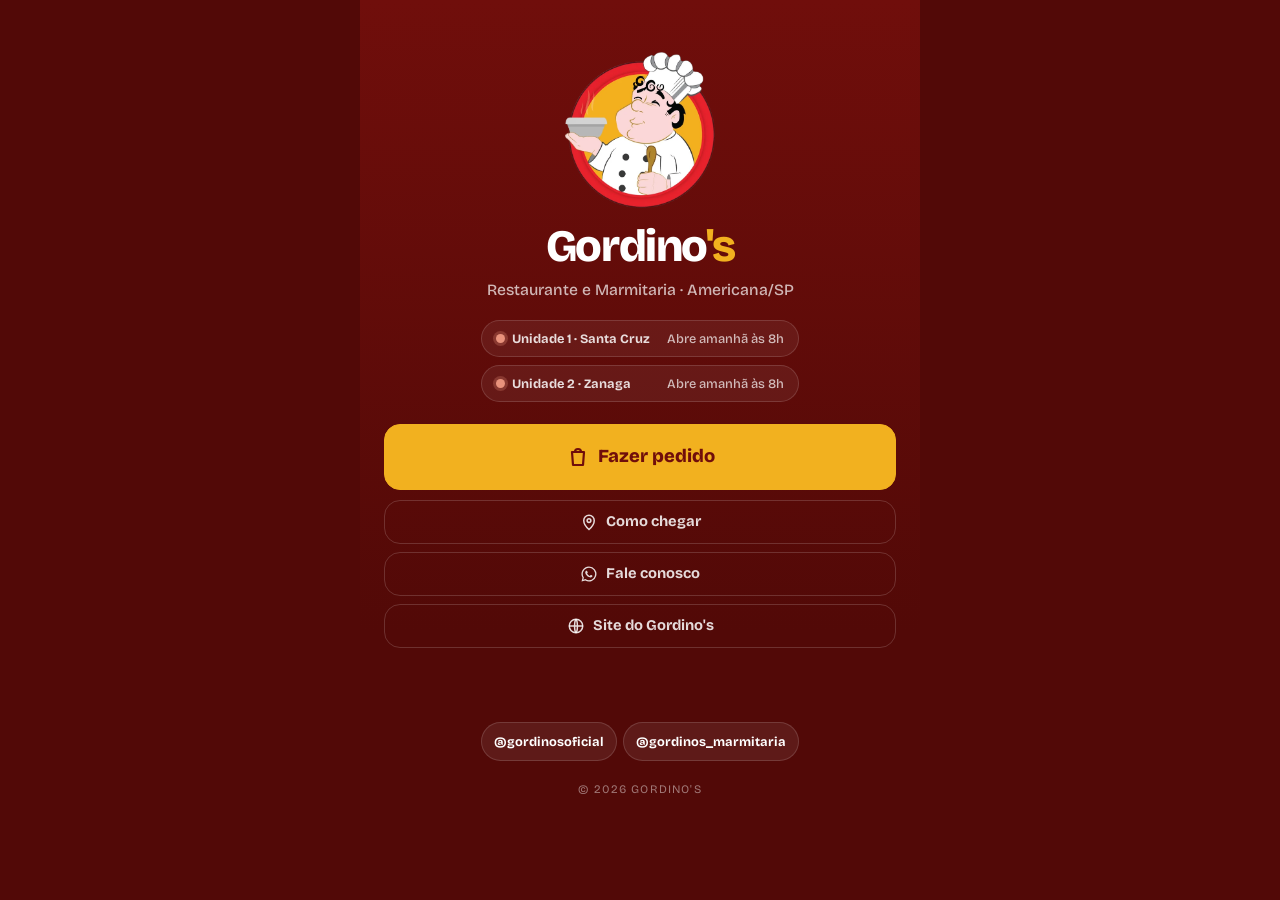
<file: index.html>
<!DOCTYPE html>
<html lang="pt-BR">
<head>
<meta charset="UTF-8">
<meta name="viewport" content="width=device-width, initial-scale=1.0">
<title>Gordino's</title>
<meta property="og:type" content="website">
<meta property="og:title" content="Gordino's · Restaurante e Marmitaria">
<meta property="og:description" content="Americana/SP · Unidades, horários e pedidos online.">
<meta property="og:image" content="https://richardpessuti.github.io/Site-Gordino-s/og-image.png">
<meta property="og:url" content="https://richardpessuti.github.io/Site-Gordino-s/">
<meta name="theme-color" content="#700E0B">
<link rel="icon" href="logo.png">
<meta name="description" content="Gordino's — restaurante e marmitaria em Americana/SP: unidades, horários e pedidos.">
<link rel="preconnect" href="https://fonts.googleapis.com">
<link rel="preconnect" href="https://fonts.gstatic.com" crossorigin>
<link href="https://fonts.googleapis.com/css2?family=Bricolage+Grotesque:opsz,wght@12..96,500;12..96,700;12..96,800&family=Fraunces:ital,opsz,wght@1,9..144,500&display=swap" rel="stylesheet">
<link rel="stylesheet" href="estilo.css?v=202610042027">
</head>
<body>
<div class="page">

  <header class="hero">
    <div class="hero-logo"><img src="logo.png" alt="Gordino's" width="463" height="480"></div>
    <h1 class="hero-name">Gordino<span>'s</span></h1>
    <p class="hero-tag" id="tagline"></p>
    <div class="statusline" id="statuses"></div>
    <div class="quick">
      <a class="qbtn main" id="qPedido"><svg viewBox="0 0 24 24" fill="none" stroke="currentColor" stroke-width="2.2" stroke-linecap="round" stroke-linejoin="round" aria-hidden="true"><path d="M6 7h12l-1 13H7L6 7z"/><path d="M9 7a3 3 0 0 1 6 0"/></svg>Fazer pedido</a>
      <button class="qbtn sm" id="qGo" type="button"><svg viewBox="0 0 24 24" fill="none" stroke="currentColor" stroke-width="2" aria-hidden="true"><path d="M12 22s7-6.1 7-12a7 7 0 1 0-14 0c0 5.9 7 12 7 12z"/><circle cx="12" cy="10" r="2.5"/></svg>Como chegar</button>
      <button class="qbtn sm" id="qFale" type="button"><svg viewBox="0 0 24 24" fill="currentColor" aria-hidden="true"><path d="M12 2a10 10 0 0 0-8.6 15.1L2 22l5-1.3A10 10 0 1 0 12 2zm0 18.2c-1.5 0-3-.4-4.3-1.2l-.3-.2-3 .8.8-2.9-.2-.3A8.2 8.2 0 1 1 12 20.2zm4.5-6.1c-.2-.1-1.5-.7-1.7-.8-.2-.1-.4-.1-.6.1l-.8 1c-.1.2-.3.2-.5.1a6.7 6.7 0 0 1-3.3-2.9c-.3-.4.3-.4.7-1.3.1-.2 0-.3 0-.4l-.8-1.8c-.2-.5-.4-.4-.6-.4h-.5c-.2 0-.4.1-.6.3-.2.2-.8.8-.8 2s.8 2.3.9 2.5c.1.2 1.6 2.5 4 3.5 1.5.6 2 .7 2.8.6.4-.1 1.5-.6 1.7-1.2.2-.6.2-1.1.1-1.2l-.4-.2z"/></svg>Fale conosco</button>
      <a class="qbtn sm" id="qSite" target="_blank" rel="noopener"><svg viewBox="0 0 24 24" fill="none" stroke="currentColor" stroke-width="2" aria-hidden="true"><circle cx="12" cy="12" r="9"/><path d="M3 12h18M12 3c2.5 2.7 2.5 15.3 0 18M12 3c-2.5 2.7-2.5 15.3 0 18"/></svg>Site do Gordino's</a>
    </div>
  </header>

  <main class="content">
    <section id="unidades"></section>
  </main>

  <a class="fab" id="fab"><svg viewBox="0 0 24 24" fill="none" stroke="currentColor" stroke-width="2.2" stroke-linecap="round" stroke-linejoin="round" aria-hidden="true"><path d="M6 7h12l-1 13H7L6 7z"/><path d="M9 7a3 3 0 0 1 6 0"/></svg>Fazer pedido</a>

  <div class="sheet-bg" id="sheet" role="dialog" aria-modal="true" aria-labelledby="sheetTitle">
    <div class="sheet">
      <h3 id="sheetTitle"></h3>
      <p id="sheetText"></p>
      <div id="sheetOpts"></div>
      <button class="cancel" type="button" id="sheetClose">Cancelar</button>
    </div>
  </div>

  <footer class="footer">
    <div class="igs" id="igs"></div>
    <p class="copy">© <span id="year"></span> Gordino's</p>
  </footer>
</div>

<script src="dados.js?v=202610042027"></script>
<script>
$("tagline").textContent = SITE.tagline;
$("year").textContent = now.getFullYear();

var statusHtml = "", unitsHtml = "";
SITE.unidades.forEach(function(u, i){
  var st = status(u.horarios), dot = '<span class="dot' + (st.open ? '' : ' closed') + '"></span>';
  var q = encodeURIComponent(u.endereco + ", " + u.bairro.replace(/·/g, ","));
  var curto = st.open ? st.text.replace("Aberta agora · até", "Aberta até") : st.text.replace("Fechada · ", "");
  statusHtml += '<span>' + dot + esc(u.aba + " · " + u.titulo) + '<em>' + esc(curto) + '</em></span>';

  var rows = "";
  for (var d = 0; d < 7; d++){
    var h = u.horarios[d];
    rows += '<div class="hrow' + (d === today ? ' today' : '') + '"><span>' + DIAS[d] + (d === today ? ' · hoje' : '') +
      '</span><span class="h">' + (h ? hh(h[0]) + ' às ' + hh(h[1]) : 'Fechado') + '</span></div>';
  }

  u.st = st;
  unitsHtml += '<div class="card" id="' + u.id + '" hidden>' +
    '<div class="eyebrow">' + esc(u.aba) + '</div>' +
    '<h2 class="card-title">' + esc(u.titulo) + '</h2>' +
    '<div class="unit-status">' + dot + esc(st.text) + '</div>' +
    '<p class="addr"><b>' + esc(u.endereco) + '</b><br>' + esc(u.bairro) + '</p>' +
    '<div class="btnrow"><a class="btn" target="_blank" rel="noopener" href="' + u.pedido + '">Fazer pedido</a>' +
    '<a class="btn ghost" target="_blank" rel="noopener" href="https://maps.google.com/?q=' + q + '">Como chegar</a>' +
    '</div>' +
    '<div class="map"><iframe loading="lazy" title="Mapa ' + esc(u.titulo) + '" src="https://www.google.com/maps?q=' + q + '&output=embed"></iframe></div>' +
    '<div class="card-sub">Horários</div><p class="lead">' + esc(u.resumo) + '</p>' + rows +
    '<p class="obs"><b>Feriados:</b> o horário pode mudar. Consulte a unidade para saber se ela estará aberta. ' +
    '<a target="_blank" rel="noopener" href="' + waUrl(u) + '">Falar com a unidade</a></p>' +
    '</div>';
});
$("statuses").innerHTML = statusHtml;
$("unidades").innerHTML = unitsHtml;

// Janela de escolha da unidade: "wa" abre o WhatsApp da loja, "go" mostra o cartão da unidade
var WAICON = $("qFale").querySelector("svg").outerHTML, PINICON = '<svg viewBox="0 0 24 24" fill="none" stroke="currentColor" stroke-width="2" aria-hidden="true"><path d="M12 22s7-6.1 7-12a7 7 0 1 0-14 0c0 5.9 7 12 7 12z"/><circle cx="12" cy="10" r="2.5"/></svg>';
var SHEETS = {
  wa: { titulo: "Falar com qual unidade?", texto: "Você vai direto pro WhatsApp da loja escolhida." },
  go: { titulo: "Qual unidade?", texto: "Veja endereço, horários e como chegar." }
};
function openSheet(modo){
  var opts = "";
  SITE.unidades.forEach(function(u){
    var info = '<span><b>' + esc(u.aba + " · " + u.titulo) + '</b><small><span class="dot' + (u.st.open ? '' : ' closed') + '"></span>' + esc(u.st.text) + '</small></span>';
    opts += modo === "wa"
      ? '<a class="opt" target="_blank" rel="noopener" href="' + waUrl(u) + '">' + info + '<span class="go">' + WAICON + '</span></a>'
      : '<a class="opt" href="#' + u.id + '" data-unit="' + u.id + '">' + info + '<span class="go pin">' + PINICON + '</span></a>';
  });
  $("sheetTitle").textContent = SHEETS[modo].titulo;
  $("sheetText").textContent = SHEETS[modo].texto;
  $("sheetOpts").innerHTML = opts;
  $("sheet").classList.add("open");
}
function closeSheet(){ $("sheet").classList.remove("open"); }
function showUnit(id){
  SITE.unidades.forEach(function(u){ $(u.id).hidden = u.id !== id; });
  $(id).scrollIntoView({ behavior: "smooth", block: "start" });
}
$("sheetClose").addEventListener("click", closeSheet);
$("sheet").addEventListener("click", function(e){
  var opt = e.target.closest(".opt");
  if (opt && opt.dataset.unit){ e.preventDefault(); closeSheet(); showUnit(opt.dataset.unit); return; }
  if (e.target === this || opt) closeSheet();
});
document.addEventListener("keydown", function(e){ if (e.key === "Escape") closeSheet(); });
$("qGo").addEventListener("click", function(){ openSheet("go"); });
$("qFale").addEventListener("click", function(){ openSheet("wa"); });
$("qSite").href = SITE.site;
["qPedido","fab"].forEach(function(id){ $(id).href = SITE.pedido; });
// Botão flutuante só aparece depois que o "Fazer pedido" do topo sai da tela
if ("IntersectionObserver" in window){
  $("fab").classList.add("hide");
  new IntersectionObserver(function(e){ $("fab").classList.toggle("hide", e[0].isIntersecting); }).observe($("qPedido"));
}
$("igs").innerHTML = SITE.instagram.map(function(u){
  return '<a class="ig" target="_blank" rel="noopener" href="https://www.instagram.com/' + u + '/">@' + esc(u) + '</a>';
}).join("");

</script>
</body>
</html>
</file>
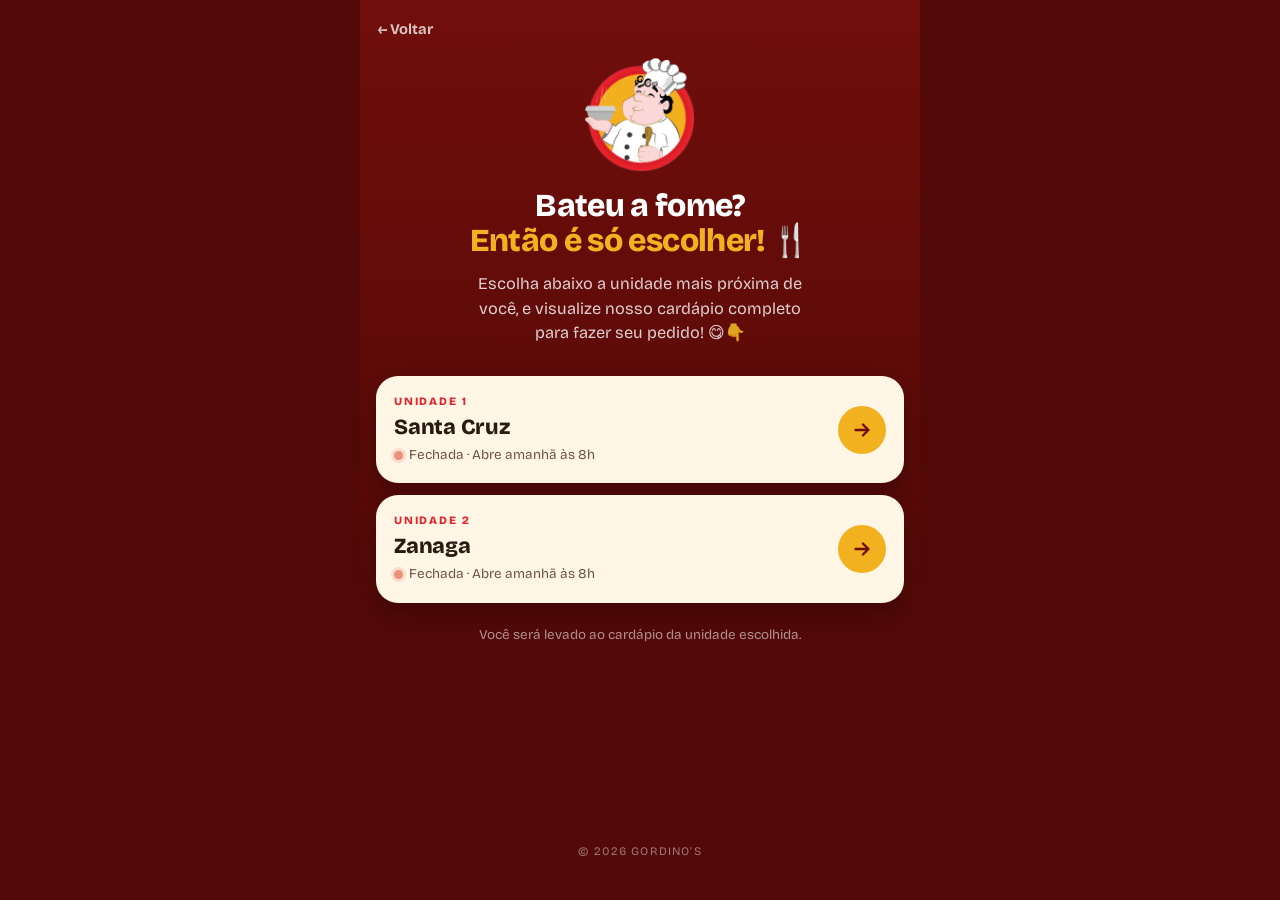
<file: pedido.html>
<!DOCTYPE html>
<html lang="pt-BR">
<head>
<meta charset="UTF-8">
<meta name="viewport" content="width=device-width, initial-scale=1.0">
<title>Fazer pedido · Gordino's</title>
<meta property="og:type" content="website">
<meta property="og:title" content="Bateu a fome? Então é só escolher! 🍴">
<meta property="og:description" content="Escolha a unidade do Gordino's mais próxima e faça seu pedido.">
<meta property="og:image" content="https://richardpessuti.github.io/Site-Gordino-s/og-image.png">
<meta name="theme-color" content="#700E0B">
<link rel="icon" href="logo.png">
<link rel="preconnect" href="https://fonts.googleapis.com">
<link rel="preconnect" href="https://fonts.gstatic.com" crossorigin>
<link href="https://fonts.googleapis.com/css2?family=Bricolage+Grotesque:opsz,wght@12..96,500;12..96,700;12..96,800&family=Fraunces:ital,opsz,wght@1,9..144,500&display=swap" rel="stylesheet">
<link rel="stylesheet" href="estilo.css?v=202610042027">
<style>
  .back{display:inline-flex;align-items:center;gap:6px;margin:18px 0 0 18px;color:rgba(255,255,255,0.75);text-decoration:none;font-weight:700;font-size:0.92rem;}
  .order-hero{padding:18px 24px 8px;text-align:center;}
  .order-hero .hero-logo{width:110px;}
  .order-title{font-weight:800;font-size:2rem;line-height:1.1;letter-spacing:-0.02em;color:#fff;margin-top:6px;}
  .order-title span{color:var(--accent);}
  .order-text{margin:14px auto 0;max-width:30ch;font-size:1.02rem;color:rgba(255,255,255,0.8);}
  .units{padding:22px 16px 8px;display:grid;gap:12px;}
  .unit-btn{display:flex;align-items:center;gap:14px;padding:18px;border-radius:22px;background:var(--cream);color:var(--ink);text-decoration:none;
    box-shadow:0 10px 26px rgba(0,0,0,0.25);transition:transform .15s;}
  .unit-btn:active{transform:scale(0.98);}
  .unit-btn i{display:block;font-style:normal;font-size:0.7rem;letter-spacing:0.16em;text-transform:uppercase;font-weight:800;color:var(--accent-2);}
  .unit-btn b{display:block;font-size:1.35rem;font-weight:800;letter-spacing:-0.01em;}
  .unit-btn small{display:flex;align-items:center;gap:6px;margin-top:2px;font-size:0.84rem;color:var(--ink-soft);}
  .unit-btn .arrow{margin-left:auto;flex:none;width:48px;height:48px;border-radius:50%;background:var(--accent);display:grid;place-items:center;}
  .unit-btn .arrow svg{width:22px;height:22px;}
  .note{text-align:center;font-size:0.84rem;color:rgba(255,255,255,0.55);margin-top:14px;padding:0 24px;}
  .page{display:flex;flex-direction:column;}
  .footer{margin-top:auto;padding-bottom:40px;}
</style>
</head>
<body>
<div class="page">
  <a class="back" href="./">&larr; Voltar</a>

  <header class="order-hero">
    <div class="hero-logo"><img src="logo.png" alt="Gordino's" width="463" height="480"></div>
    <h1 class="order-title">Bateu a fome?<br><span>Então é só escolher!</span> 🍴</h1>
    <p class="order-text">Escolha abaixo a unidade mais próxima de você, e visualize nosso cardápio completo para fazer seu pedido! 😋👇</p>
  </header>

  <main class="units" id="units"></main>
  <p class="note">Você será levado ao cardápio da unidade escolhida.</p>

  <footer class="footer">
    <p class="copy">© <span id="year"></span> Gordino's</p>
  </footer>
</div>

<script src="dados.js?v=202610042027"></script>
<script>
var ARROW = '<svg viewBox="0 0 24 24" fill="none" stroke="#700E0B" stroke-width="2.6" stroke-linecap="round" stroke-linejoin="round" aria-hidden="true"><path d="M5 12h14M13 6l6 6-6 6"/></svg>';
var html = "";
SITE.unidades.forEach(function(u){
  var st = status(u.horarios);
  html += '<a class="unit-btn" href="' + u.pedido + '"><span><i>' + esc(u.aba) + '</i><b>' + esc(u.titulo) + '</b>' +
    '<small><span class="dot' + (st.open ? '' : ' closed') + '"></span>' + esc(st.text) + '</small></span>' +
    '<span class="arrow">' + ARROW + '</span></a>';
});
$("units").innerHTML = html;
$("year").textContent = now.getFullYear();
</script>
</body>
</html>
</file>
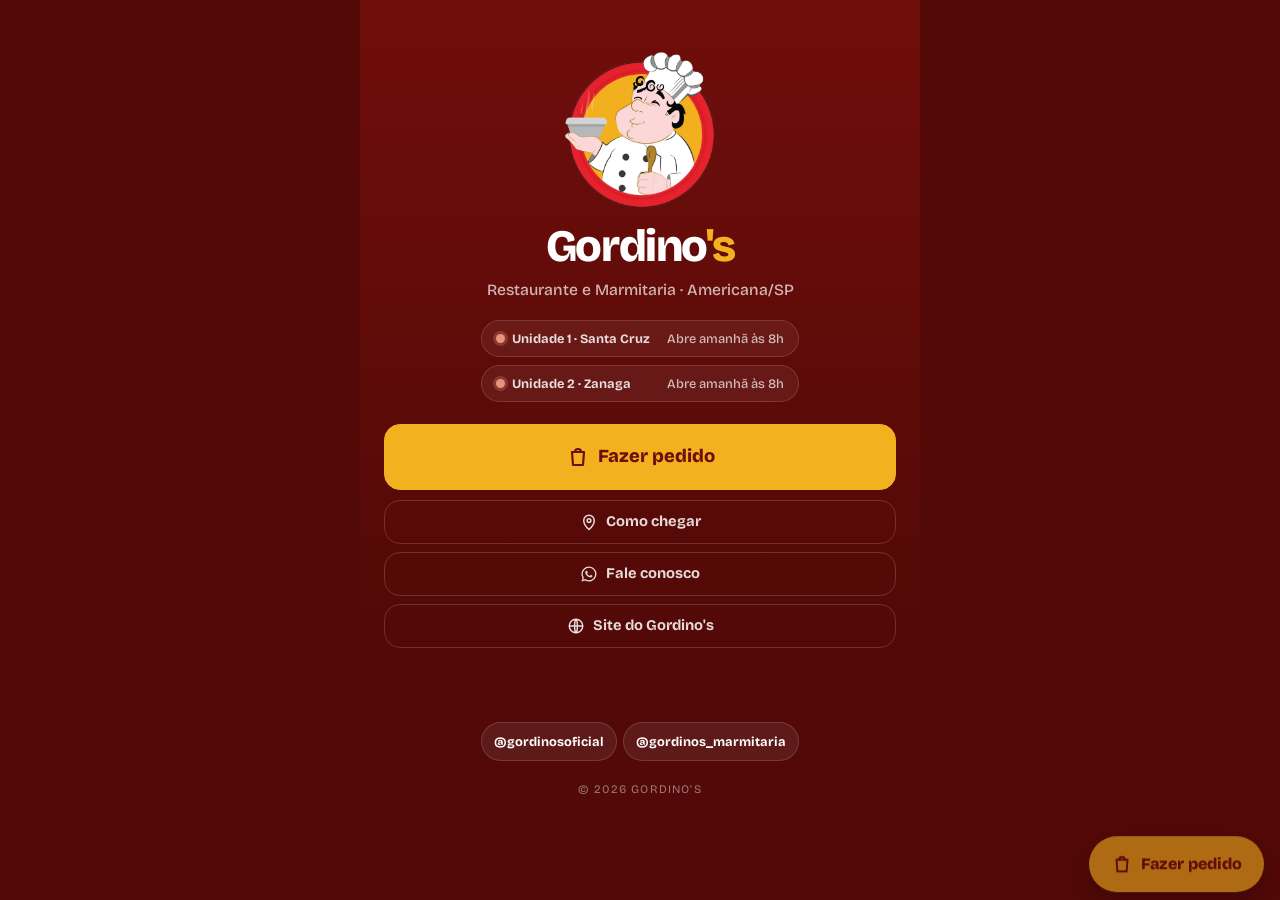
<file: previa.html>
<!DOCTYPE html>
<html lang="pt-BR">
<head>
<meta charset="UTF-8">
<meta http-equiv="refresh" content="0; url=./">
<link rel="canonical" href="./">
<title>Gordino's</title>
<meta name="theme-color" content="#700E0B">
<style>body{margin:0;background:#700E0B;color:#fff;font-family:system-ui,sans-serif;}a{color:#F2B11F;}</style>
</head>
<body><a href="./">Ir para o site do Gordino's</a></body>
</html>
</file>
<file: estilo.css>
:root{
    --bg-1:#700E0B;
    --bg-2:#520907;
    --accent:#F2B11F;
    --accent-2:#E3242B;
    --cream:#FFF6E6;
    --cream-2:#FBEBCF;
    --ink:#2B1A12;
    --ink-soft:#6E5446;
    --line:rgba(43,26,18,0.15);
  }
  *{margin:0;padding:0;box-sizing:border-box;}
  html{scroll-behavior:smooth;}
  body{font-family:'Bricolage Grotesque',system-ui,sans-serif;background:var(--bg-2);color:var(--cream);-webkit-font-smoothing:antialiased;line-height:1.5;}
  .page{max-width:560px;margin:0 auto;min-height:100vh;background:linear-gradient(180deg,var(--bg-1) 0%,var(--bg-2) 70%);}

  /* HERO */
  .hero{padding:52px 24px 22px;text-align:center;}
  .hero-logo{width:150px;margin:0 auto 16px;}
  .hero-logo img{width:100%;height:auto;display:block;}
  .hero-name{font-weight:800;font-size:2.8rem;letter-spacing:-0.03em;line-height:1;color:#fff;}
  .hero-name span{color:var(--accent);}
  .hero-tag{margin-top:10px;font-size:0.98rem;color:rgba(255,255,255,0.7);font-weight:500;}
  .status{display:inline-flex;align-items:center;gap:9px;margin-top:20px;padding:9px 18px;border-radius:100px;
    background:rgba(255,255,255,0.06);border:1px solid rgba(255,255,255,0.14);font-size:0.86rem;font-weight:700;color:#fff;}
  .dot{width:9px;height:9px;border-radius:50%;background:#5FD07A;box-shadow:0 0 0 3px rgba(95,208,122,0.25);}
  .dot.closed{background:#E9927C;box-shadow:0 0 0 3px rgba(233,146,124,0.25);}


  .content{padding:16px 16px 8px;}
  @keyframes fade{from{opacity:0;transform:translateY(6px);}to{opacity:1;transform:none;}}

  /* CARDS */
  .card{background:var(--cream);color:var(--ink);border-radius:24px;padding:24px 22px;margin-bottom:14px;scroll-margin-top:80px;}
  .card-title{font-weight:800;font-size:1.6rem;letter-spacing:-0.02em;margin:6px 0 4px;}
  .eyebrow{font-size:0.72rem;letter-spacing:0.2em;text-transform:uppercase;font-weight:800;color:var(--accent-2);}
  .lead{font-family:'Fraunces',serif;font-style:italic;color:var(--ink-soft);margin-bottom:14px;}
  .hrow{display:flex;justify-content:space-between;padding:11px 0;border-bottom:1px solid var(--line);}
  .hrow:last-child{border-bottom:none;}
  .hrow.today{font-weight:800;color:var(--accent-2);}
  .hrow .h{color:var(--ink-soft);font-variant-numeric:tabular-nums;}
  .hrow.today .h{color:inherit;}
  .addr{font-size:1.05rem;}
  .btn{display:inline-flex;align-items:center;gap:8px;margin-top:16px;background:var(--accent-2);color:#fff;text-decoration:none;
    padding:14px 22px;border-radius:100px;font-weight:700;font-size:0.95rem;}
  .btn.wa{background:#1FA855;}
  .map{margin-top:16px;border-radius:18px;overflow:hidden;border:1px solid var(--line);height:210px;}
  .map iframe{width:100%;height:100%;border:0;display:block;}
  .list{list-style:none;margin-top:6px;}
  .list li{padding:5px 0 5px 18px;position:relative;}
  .list li::before{content:"";position:absolute;left:0;top:13px;width:6px;height:6px;border-radius:50%;background:var(--accent-2);}

  .footer{text-align:center;padding:28px 24px 44px;}
  .ig{display:inline-flex;align-items:center;gap:8px;padding:12px 20px;background:rgba(255,255,255,0.07);border:1px solid rgba(255,255,255,0.14);
    border-radius:100px;color:#fff;text-decoration:none;font-weight:700;font-size:0.92rem;}
  .igs{display:flex;flex-wrap:wrap;justify-content:center;gap:6px;margin:0 -12px;}
  .igs .ig{padding:9px 12px;font-size:0.8rem;}
  @media (max-width:379px){.igs .ig{padding:8px 10px;font-size:0.74rem;}}
  .copy{margin-top:20px;font-size:0.72rem;color:rgba(255,255,255,0.45);letter-spacing:0.1em;text-transform:uppercase;}

  .statuses{display:flex;flex-direction:column;align-items:center;gap:8px;margin-top:20px;}
  .statuses .status{margin-top:0;}
  .unit-status{display:inline-flex;align-items:center;gap:8px;margin:2px 0 12px;font-weight:700;font-size:0.9rem;color:var(--ink);}
  .map + .card-sub{margin-top:22px;}
  .obs{margin-top:16px;padding:14px 16px;border-radius:14px;background:rgba(227,36,43,0.07);border-left:3px solid var(--accent-2);font-size:0.9rem;color:var(--ink);}
  .obs b{color:var(--accent-2);}
  .obs a{display:inline-block;margin-top:4px;color:var(--accent-2);font-weight:700;}
  .card-sub{font-size:0.78rem;letter-spacing:0.14em;text-transform:uppercase;font-weight:800;color:var(--ink-soft);margin:18px 0 4px;}

  /* PRÉVIA: ações rápidas, status compacto, WhatsApp fixo, mapa sob demanda */
  .quick{display:grid;grid-template-columns:1fr 1fr;gap:10px;margin-top:22px;}
  .qbtn{display:flex;align-items:center;justify-content:center;gap:8px;padding:15px 10px;border-radius:16px;font-weight:800;font-size:0.98rem;
    text-decoration:none;color:#fff;background:rgba(255,255,255,0.08);border:1px solid rgba(255,255,255,0.16);cursor:pointer;font-family:inherit;}
  .qbtn.wa{background:#1FA855;border-color:#1FA855;}
  .qbtn.main{grid-column:1 / -1;background:var(--accent);border-color:var(--accent);color:var(--bg-1);font-size:1.15rem;padding:18px 10px;}
  .qbtn.main svg{width:24px;height:24px;}
  .qbtn.go{grid-column:1 / -1;}
  .qbtn.sm{line-height:1.2;grid-column:1 / -1;padding:12px 8px;font-size:0.92rem;font-weight:700;background:transparent;color:rgba(255,255,255,0.85);}
  .qbtn.sm svg{width:18px;height:18px;}
  .qbtn.sm + .qbtn.sm{margin-top:-2px;}
  .qbtn svg{width:20px;height:20px;flex:none;}
  .statusline{display:grid;justify-content:center;gap:8px;margin-top:18px;font-size:0.8rem;font-weight:700;color:rgba(255,255,255,0.85);}
  .statusline > span{display:flex;align-items:center;gap:7px;white-space:nowrap;padding:8px 14px;border-radius:100px;background:rgba(255,255,255,0.06);border:1px solid rgba(255,255,255,0.14);}
  .statusline em{font-style:normal;font-weight:500;color:rgba(255,255,255,0.7);margin-left:auto;padding-left:10px;}
  @media (max-width:389px){.statusline{font-size:0.72rem;}.statusline > span{padding:7px 12px;}}
  @media (max-width:340px){.statusline > span{white-space:normal;flex-wrap:wrap;justify-content:center;}}
  .fab{position:fixed;right:16px;bottom:16px;z-index:60;height:56px;padding:0 22px;border-radius:100px;background:var(--accent);color:var(--bg-1);display:flex;align-items:center;gap:8px;text-decoration:none;font-weight:800;font-size:1rem;
    box-shadow:0 10px 24px rgba(0,0,0,0.4);}
  .fab svg{width:22px;height:22px;}
  .fab{transition:opacity .2s,transform .2s;}
  .fab.hide{opacity:0;transform:translateY(20px);pointer-events:none;}
  .btnrow{display:flex;flex-wrap:wrap;gap:10px;}
  .btn.ghost{background:transparent;color:var(--accent-2);border:1.5px solid var(--accent-2);}
  .footer{padding-bottom:100px;}
  .sheet-bg{position:fixed;inset:0;z-index:80;background:rgba(0,0,0,0.55);display:none;align-items:flex-end;justify-content:center;}
  .sheet-bg.open{display:flex;animation:fade .2s ease;}
  .sheet{width:100%;max-width:560px;background:var(--cream);color:var(--ink);border-radius:26px 26px 0 0;padding:22px 18px 28px;}
  .sheet h3{font-weight:800;font-size:1.3rem;margin:0 4px 4px;}
  .sheet p{color:var(--ink-soft);font-size:0.92rem;margin:0 4px 14px;}
  .opt{display:flex;align-items:center;gap:12px;padding:16px;border-radius:18px;background:#fff;border:1px solid var(--line);
    text-decoration:none;color:var(--ink);margin-bottom:10px;}
  .opt b{display:block;font-size:1.05rem;}
  .opt small{display:flex;align-items:center;gap:6px;color:var(--ink-soft);font-size:0.84rem;}
  .opt .go{margin-left:auto;width:40px;height:40px;border-radius:50%;background:#1FA855;display:grid;place-items:center;flex:none;}
  .opt .go svg{width:22px;height:22px;color:#fff;}
  .opt .go.pin{background:var(--accent-2);}
  #unidades .card{scroll-margin-top:16px;}
  .sheet .cancel{width:100%;margin-top:4px;padding:14px;border:none;border-radius:100px;background:transparent;color:var(--ink-soft);font-family:inherit;font-weight:700;font-size:0.95rem;cursor:pointer;}

  @media (max-width:420px){.hero-name{font-size:2.4rem;}}
</file>
